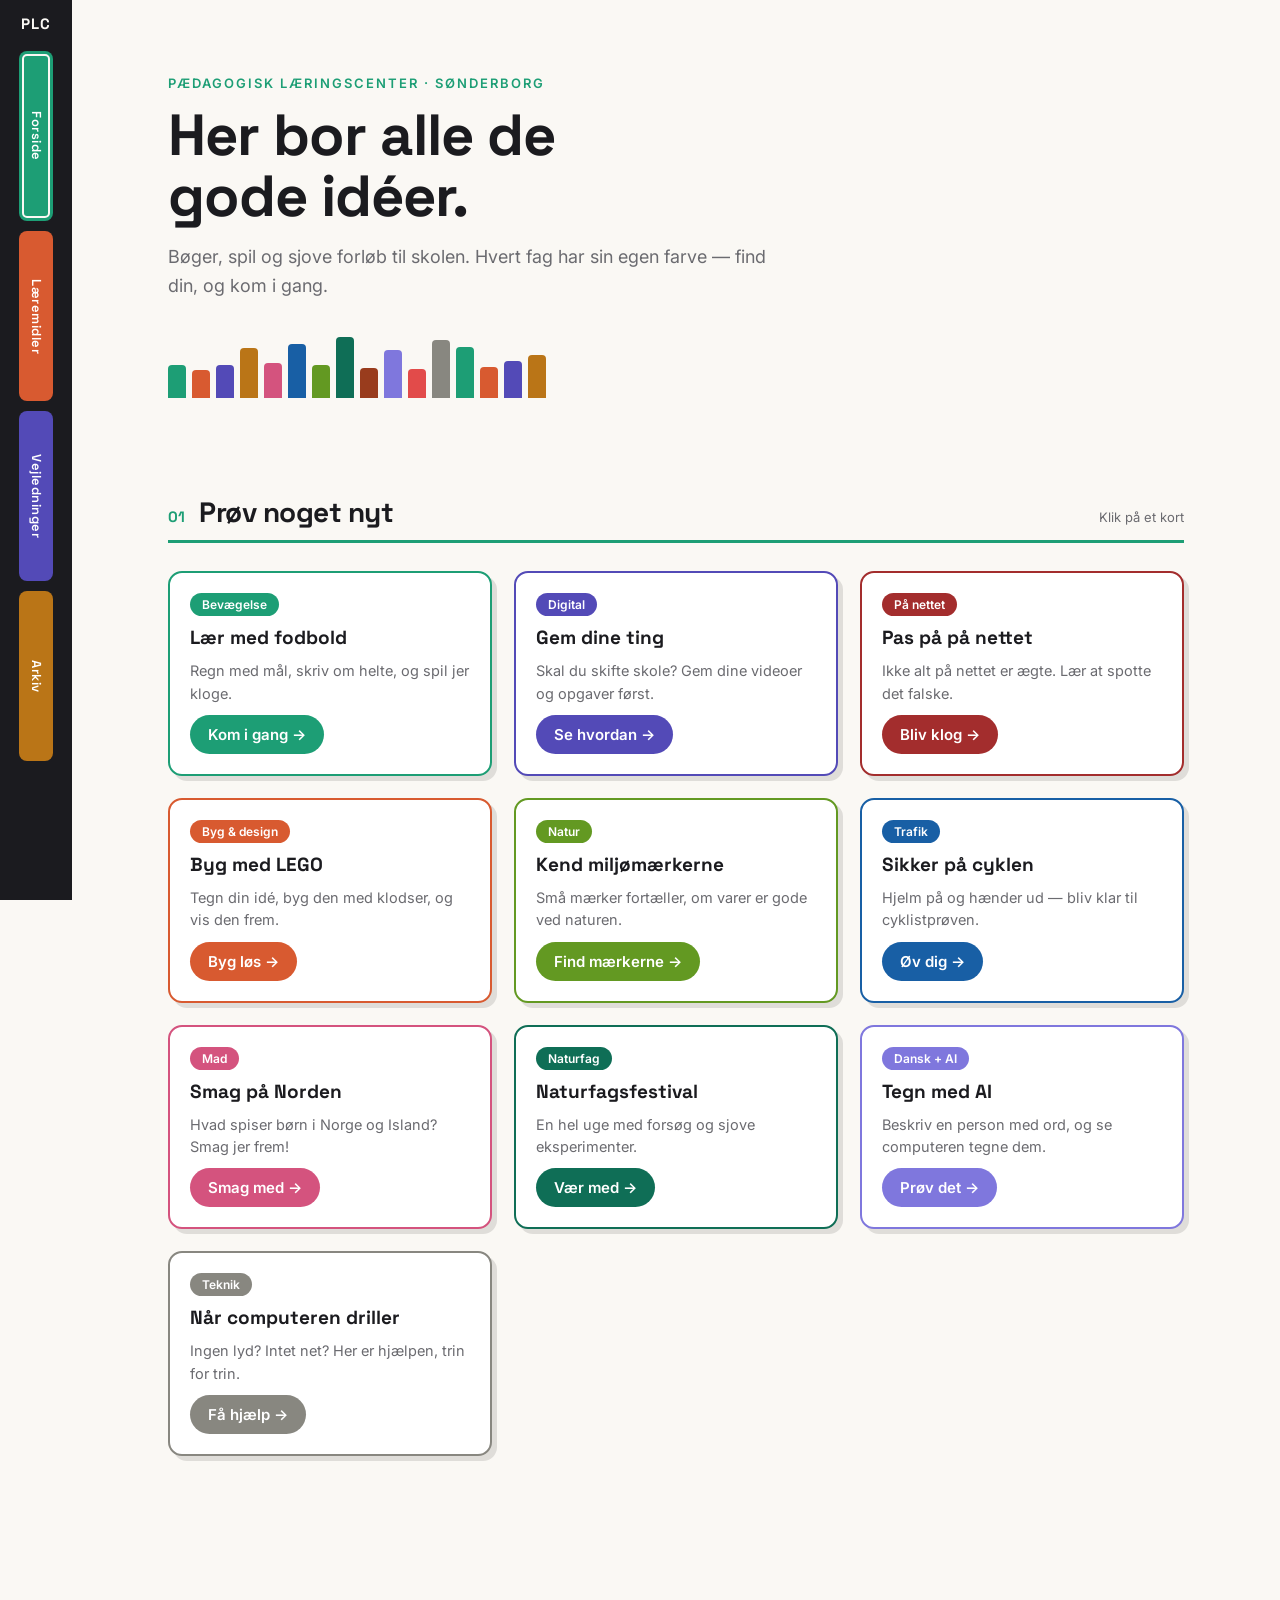
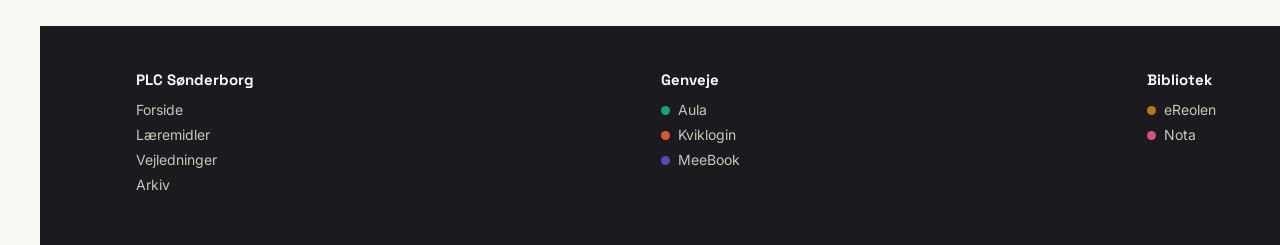
<file: index.html>
<!DOCTYPE html>
<html lang="da">
<head>
<meta charset="UTF-8">
<meta name="viewport" content="width=device-width, initial-scale=1.0">
<title>PLC Sønderborg — Pædagogisk LæringsCenter</title>
<link rel="preconnect" href="https://fonts.googleapis.com">
<link href="https://fonts.googleapis.com/css2?family=Space+Grotesk:wght@500;600;700&family=Inter:wght@400;500;600&display=swap" rel="stylesheet">
<link rel="stylesheet" href="styles.css">
<style>:root { --accent: #1D9E75; --accent-soft: rgba(29,158,117,0.25); }</style>
</head>
<body>

<nav class="shelf" aria-label="Hovedmenu">
  <a class="logo" href="index.html">PLC</a>
  <a class="spine s-forside active" href="index.html">Forside</a>
  <a class="spine s-laeremidler" href="laeremidler.html">Læremidler</a>
  <a class="spine s-vejledninger" href="vejledninger.html">Vejledninger</a>
  <a class="spine s-arkiv" href="arkiv.html">Arkiv</a>
</nav>

<div class="wrap">

<header class="hero">
  <span class="kicker">Pædagogisk LæringsCenter · Sønderborg</span>
  <h1 class="display">Her bor alle de<br>gode idéer.</h1>
  <p class="lede">Bøger, spil og sjove forløb til skolen. Hvert fag har sin egen farve — find din, og kom i gang.</p>
  <div class="bookrow" aria-hidden="true">
    <span style="background:#1D9E75"></span><span style="background:#D85A30"></span>
    <span style="background:#534AB7"></span><span style="background:#BA7517"></span>
    <span style="background:#D4537E"></span><span style="background:#185FA5"></span>
    <span style="background:#639922"></span><span style="background:#0F6E56"></span>
    <span style="background:#993C1D"></span><span style="background:#7F77DD"></span>
    <span style="background:#E24B4A"></span><span style="background:#888780"></span>
    <span style="background:#1D9E75"></span><span style="background:#D85A30"></span>
    <span style="background:#534AB7"></span><span style="background:#BA7517"></span>
  </div>
</header>

<section class="block">
  <div class="block-head">
    <span class="num">01</span>
    <h2>Prøv noget nyt</h2>
    <span class="hint">Klik på et kort</span>
  </div>
  <div class="grid">

    <a class="card reveal" href="artikel.html?id=fodbold" style="--c:#1D9E75">
      <span class="tag">Bevægelse</span>
      <h3>Lær med fodbold</h3>
      <p>Regn med mål, skriv om helte, og spil jer kloge.</p>
      <span class="go">Kom i gang →</span>
    </a>

    <a class="card reveal" href="artikel.html?id=medier" style="--c:#534AB7">
      <span class="tag">Digital</span>
      <h3>Gem dine ting</h3>
      <p>Skal du skifte skole? Gem dine videoer og opgaver først.</p>
      <span class="go">Se hvordan →</span>
    </a>

    <a class="card reveal" href="artikel.html?id=paapas" style="--c:#A32D2D">
      <span class="tag">På nettet</span>
      <h3>Pas på på nettet</h3>
      <p>Ikke alt på nettet er ægte. Lær at spotte det falske.</p>
      <span class="go">Bliv klog →</span>
    </a>

    <a class="card reveal" href="artikel.html?id=lego" style="--c:#D85A30">
      <span class="tag">Byg & design</span>
      <h3>Byg med LEGO</h3>
      <p>Tegn din idé, byg den med klodser, og vis den frem.</p>
      <span class="go">Byg løs →</span>
    </a>

    <a class="card reveal" href="artikel.html?id=miljo" style="--c:#639922">
      <span class="tag">Natur</span>
      <h3>Kend miljømærkerne</h3>
      <p>Små mærker fortæller, om varer er gode ved naturen.</p>
      <span class="go">Find mærkerne →</span>
    </a>

    <a class="card reveal" href="artikel.html?id=cykel" style="--c:#185FA5">
      <span class="tag">Trafik</span>
      <h3>Sikker på cyklen</h3>
      <p>Hjelm på og hænder ud — bliv klar til cyklistprøven.</p>
      <span class="go">Øv dig →</span>
    </a>

    <a class="card reveal" href="artikel.html?id=mad" style="--c:#D4537E">
      <span class="tag">Mad</span>
      <h3>Smag på Norden</h3>
      <p>Hvad spiser børn i Norge og Island? Smag jer frem!</p>
      <span class="go">Smag med →</span>
    </a>

    <a class="card reveal" href="artikel.html?id=festival" style="--c:#0F6E56">
      <span class="tag">Naturfag</span>
      <h3>Naturfagsfestival</h3>
      <p>En hel uge med forsøg og sjove eksperimenter.</p>
      <span class="go">Vær med →</span>
    </a>

    <a class="card reveal" href="artikel.html?id=ai" style="--c:#7F77DD">
      <span class="tag">Dansk + AI</span>
      <h3>Tegn med AI</h3>
      <p>Beskriv en person med ord, og se computeren tegne dem.</p>
      <span class="go">Prøv det →</span>
    </a>

    <a class="card reveal" href="artikel.html?id=eksamen" style="--c:#888780">
      <span class="tag">Teknik</span>
      <h3>Når computeren driller</h3>
      <p>Ingen lyd? Intet net? Her er hjælpen, trin for trin.</p>
      <span class="go">Få hjælp →</span>
    </a>

  </div>
</section>

</div>

<footer>
  <div class="cols">
    <div>
      <h4>PLC Sønderborg</h4>
      <a href="index.html">Forside</a>
      <a href="laeremidler.html">Læremidler</a>
      <a href="vejledninger.html">Vejledninger</a>
      <a href="arkiv.html">Arkiv</a>
    </div>
    <div>
      <h4>Genveje</h4>
      <a href="https://www.aula.dk"><span class="dot" style="background:#1D9E75"></span>Aula</a>
      <a href="https://kviklogin.dk"><span class="dot" style="background:#D85A30"></span>Kviklogin</a>
      <a href="https://app.meebook.com"><span class="dot" style="background:#534AB7"></span>MeeBook</a>
    </div>
    <div>
      <h4>Bibliotek</h4>
      <a href="https://ereolen.dk"><span class="dot" style="background:#BA7517"></span>eReolen</a>
      <a href="https://nota.dk"><span class="dot" style="background:#D4537E"></span>Nota</a>
    </div>
  </div>
</footer>

<script src="app.js"></script>
</body>
</html>
</file>
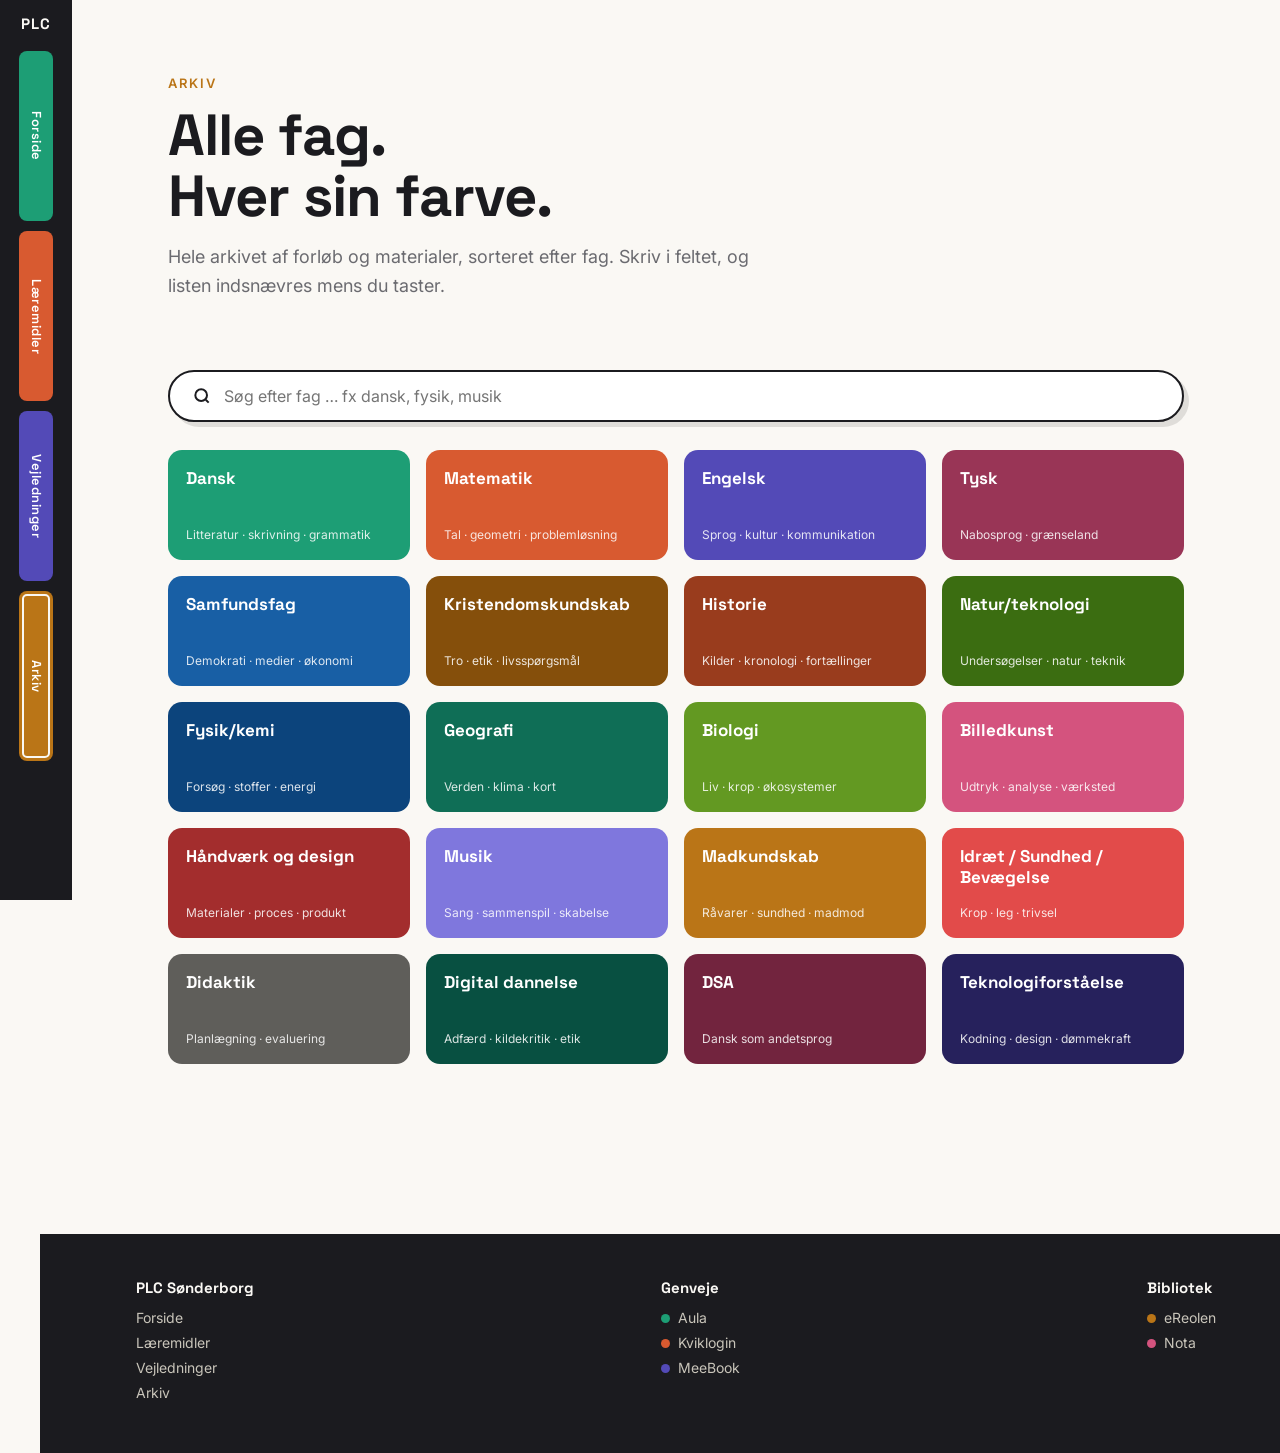
<file: arkiv.html>
<!DOCTYPE html>
<html lang="da">
<head>
<meta charset="UTF-8">
<meta name="viewport" content="width=device-width, initial-scale=1.0">
<title>Arkiv — PLC Sønderborg</title>
<link rel="preconnect" href="https://fonts.googleapis.com">
<link href="https://fonts.googleapis.com/css2?family=Space+Grotesk:wght@500;600;700&family=Inter:wght@400;500;600&display=swap" rel="stylesheet">
<link rel="stylesheet" href="styles.css">
<style>:root { --accent: #BA7517; --accent-soft: rgba(186,117,23,0.25); }</style>
</head>
<body>

<nav class="shelf" aria-label="Hovedmenu">
  <a class="logo" href="index.html">PLC</a>
  <a class="spine s-forside" href="index.html">Forside</a>
  <a class="spine s-laeremidler" href="laeremidler.html">Læremidler</a>
  <a class="spine s-vejledninger" href="vejledninger.html">Vejledninger</a>
  <a class="spine s-arkiv active" href="arkiv.html">Arkiv</a>
</nav>

<div class="wrap">

<header class="hero">
  <span class="kicker">Arkiv</span>
  <h1 class="display">Alle fag.<br>Hver sin farve.</h1>
  <p class="lede">Hele arkivet af forløb og materialer, sorteret efter fag. Skriv i feltet, og listen indsnævres mens du taster.</p>
</header>

<div class="search">
  <svg width="20" height="20" viewBox="0 0 24 24" fill="none" stroke="currentColor" stroke-width="2.4" aria-hidden="true"><circle cx="11" cy="11" r="7"/><path d="m20 20-3.5-3.5"/></svg>
  <input id="fag-search" type="text" placeholder="Søg efter fag … fx dansk, fysik, musik" aria-label="Søg efter fag">
</div>

<div class="fag-grid">
  <a class="fag reveal" href="#" style="--c:#1D9E75"><b>Dansk</b><small>Litteratur · skrivning · grammatik</small></a>
  <a class="fag reveal" href="#" style="--c:#D85A30"><b>Matematik</b><small>Tal · geometri · problemløsning</small></a>
  <a class="fag reveal" href="#" style="--c:#534AB7"><b>Engelsk</b><small>Sprog · kultur · kommunikation</small></a>
  <a class="fag reveal" href="#" style="--c:#993556"><b>Tysk</b><small>Nabosprog · grænseland</small></a>
  <a class="fag reveal" href="#" style="--c:#185FA5"><b>Samfundsfag</b><small>Demokrati · medier · økonomi</small></a>
  <a class="fag reveal" href="#" style="--c:#854F0B"><b>Kristendomskundskab</b><small>Tro · etik · livsspørgsmål</small></a>
  <a class="fag reveal" href="#" style="--c:#993C1D"><b>Historie</b><small>Kilder · kronologi · fortællinger</small></a>
  <a class="fag reveal" href="#" style="--c:#3B6D11"><b>Natur/teknologi</b><small>Undersøgelser · natur · teknik</small></a>
  <a class="fag reveal" href="#" style="--c:#0C447C"><b>Fysik/kemi</b><small>Forsøg · stoffer · energi</small></a>
  <a class="fag reveal" href="#" style="--c:#0F6E56"><b>Geografi</b><small>Verden · klima · kort</small></a>
  <a class="fag reveal" href="#" style="--c:#639922"><b>Biologi</b><small>Liv · krop · økosystemer</small></a>
  <a class="fag reveal" href="#" style="--c:#D4537E"><b>Billedkunst</b><small>Udtryk · analyse · værksted</small></a>
  <a class="fag reveal" href="#" style="--c:#A32D2D"><b>Håndværk og design</b><small>Materialer · proces · produkt</small></a>
  <a class="fag reveal" href="#" style="--c:#7F77DD"><b>Musik</b><small>Sang · sammenspil · skabelse</small></a>
  <a class="fag reveal" href="#" style="--c:#BA7517"><b>Madkundskab</b><small>Råvarer · sundhed · madmod</small></a>
  <a class="fag reveal" href="#" style="--c:#E24B4A"><b>Idræt / Sundhed / Bevægelse</b><small>Krop · leg · trivsel</small></a>
  <a class="fag reveal" href="#" style="--c:#5F5E5A"><b>Didaktik</b><small>Planlægning · evaluering</small></a>
  <a class="fag reveal" href="#" style="--c:#085041"><b>Digital dannelse</b><small>Adfærd · kildekritik · etik</small></a>
  <a class="fag reveal" href="#" style="--c:#72243E"><b>DSA</b><small>Dansk som andetsprog</small></a>
  <a class="fag reveal" href="#" style="--c:#26215C"><b>Teknologiforståelse</b><small>Kodning · design · dømmekraft</small></a>
</div>

</div>

<footer>
  <div class="cols">
    <div>
      <h4>PLC Sønderborg</h4>
      <a href="index.html">Forside</a>
      <a href="laeremidler.html">Læremidler</a>
      <a href="vejledninger.html">Vejledninger</a>
      <a href="arkiv.html">Arkiv</a>
    </div>
    <div>
      <h4>Genveje</h4>
      <a href="https://www.aula.dk"><span class="dot" style="background:#1D9E75"></span>Aula</a>
      <a href="https://kviklogin.dk"><span class="dot" style="background:#D85A30"></span>Kviklogin</a>
      <a href="https://app.meebook.com"><span class="dot" style="background:#534AB7"></span>MeeBook</a>
    </div>
    <div>
      <h4>Bibliotek</h4>
      <a href="https://ereolen.dk"><span class="dot" style="background:#BA7517"></span>eReolen</a>
      <a href="https://nota.dk"><span class="dot" style="background:#D4537E"></span>Nota</a>
    </div>
  </div>
</footer>

<script src="app.js"></script>
</body>
</html>
</file>
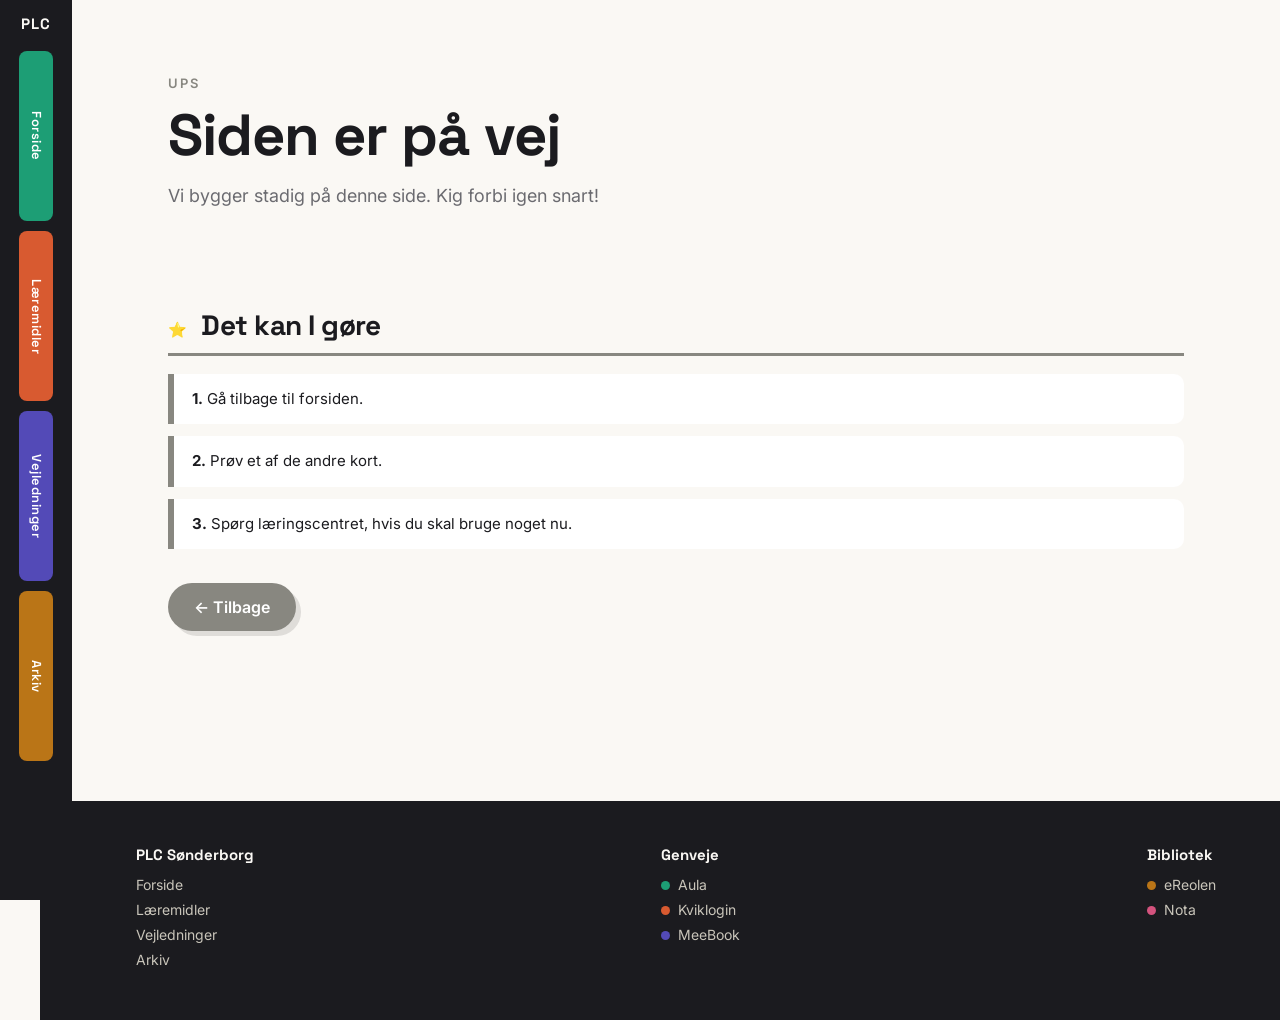
<file: artikel.html>
<!DOCTYPE html>
<html lang="da">
<head>
<meta charset="UTF-8">
<meta name="viewport" content="width=device-width, initial-scale=1.0">
<title>PLC Sønderborg</title>
<link rel="preconnect" href="https://fonts.googleapis.com">
<link href="https://fonts.googleapis.com/css2?family=Space+Grotesk:wght@500;600;700&family=Inter:wght@400;500;600&display=swap" rel="stylesheet">
<link rel="stylesheet" href="styles.css">
<style>:root { --accent: #1D9E75; --accent-soft: rgba(29,158,117,0.25); }</style>
</head>
<body>

<nav class="shelf" aria-label="Hovedmenu">
  <a class="logo" href="index.html">PLC</a>
  <a class="spine s-forside" href="index.html">Forside</a>
  <a class="spine s-laeremidler" href="laeremidler.html">Læremidler</a>
  <a class="spine s-vejledninger" href="vejledninger.html">Vejledninger</a>
  <a class="spine s-arkiv" href="arkiv.html">Arkiv</a>
</nav>

<div class="wrap">

<header class="hero">
  <span class="kicker" id="a-tag">Artikel</span>
  <h1 class="display" id="a-title">Indlæser …</h1>
  <p class="lede" id="a-intro"></p>
</header>

<section class="block">
  <div class="block-head">
    <span class="num">⭐</span>
    <h2 id="a-sub">Det kan I gøre</h2>
  </div>
  <ul class="steps" id="a-steps"></ul>
  <p style="margin-top:34px;">
    <a href="#" id="a-back" class="bigbtn">← Tilbage</a>
  </p>
</section>

</div>

<footer>
  <div class="cols">
    <div>
      <h4>PLC Sønderborg</h4>
      <a href="index.html">Forside</a>
      <a href="laeremidler.html">Læremidler</a>
      <a href="vejledninger.html">Vejledninger</a>
      <a href="arkiv.html">Arkiv</a>
    </div>
    <div>
      <h4>Genveje</h4>
      <a href="https://www.aula.dk"><span class="dot" style="background:#1D9E75"></span>Aula</a>
      <a href="https://kviklogin.dk"><span class="dot" style="background:#D85A30"></span>Kviklogin</a>
      <a href="https://app.meebook.com"><span class="dot" style="background:#534AB7"></span>MeeBook</a>
    </div>
    <div>
      <h4>Bibliotek</h4>
      <a href="https://ereolen.dk"><span class="dot" style="background:#BA7517"></span>eReolen</a>
      <a href="https://nota.dk"><span class="dot" style="background:#D4537E"></span>Nota</a>
    </div>
  </div>
</footer>

<script>
var DATA = {
  fodbold: { tag: "Bevægelse", c: "#1D9E75", back: "index.html", title: "Lær med fodbold",
    intro: "Fodbold er fuld af tal, historier og holdarbejde. Brug det i timen!",
    steps: ["Tæl mål og lav regnestykker med dem.", "Skriv en historie om din yndlingsspiller.", "Lav jeres egen turnering i frikvarteret."] },
  medier: { tag: "Digital", c: "#534AB7", back: "index.html", title: "Gem dine ting",
    intro: "Skal du skifte skole? Husk at gemme dine videoer og opgaver først.",
    steps: ["Lav en liste over det, du vil gemme.", "Hent dine videoer ned fra Skoletube.", "Bed en voksen om hjælp, hvis noget driller."] },
  paapas: { tag: "På nettet", c: "#A32D2D", back: "index.html", title: "Pas på på nettet",
    intro: "Nettet er sjovt, men ikke alt er ægte. Snak om det i klassen.",
    steps: ["Spørg: hvem har lavet det her, og hvorfor?", "Fortæl en voksen, hvis noget gør dig utryg.", "Vær lige så sød på nettet som i skolegården."] },
  lego: { tag: "Byg & design", c: "#D85A30", back: "index.html", title: "Byg med LEGO",
    intro: "Først en idé, så en tegning, så bygger du. Som en rigtig designer!",
    steps: ["Tegn din idé på papir først.", "Byg den med klodser.", "Vis den til klassen og fortæl om den."] },
  miljo: { tag: "Natur", c: "#639922", back: "index.html", title: "Kend miljømærkerne",
    intro: "Små mærker på varerne fortæller, om de er gode ved naturen.",
    steps: ["Find tre mærker hjemme i køkkenet.", "Tegn dit eget miljømærke.", "Snak om: hvad gør varen god for naturen?"] },
  cykel: { tag: "Trafik", c: "#185FA5", back: "index.html", title: "Sikker på cyklen",
    intro: "Hjelm på, hænder ud, øjne op. Så er du klar til vejen.",
    steps: ["Tjek din cykel: lys, bremser, ringeklokke.", "Øv håndtegn i skolegården.", "Tag cyklistprøven med din klasse."] },
  mad: { tag: "Mad", c: "#D4537E", back: "index.html", title: "Smag på Norden",
    intro: "Hvad spiser børn i Norge, Sverige og Island? Smag jer frem!",
    steps: ["Vælg et nordisk land og find en ret.", "Lav retten sammen i madkundskab.", "Giv retten stjerner: hvor godt smagte den?"] },
  festival: { tag: "Naturfag", c: "#0F6E56", back: "index.html", title: "Naturfagsfestival",
    intro: "En hel uge med forsøg, opdagelser og sjove eksperimenter.",
    steps: ["Vælg et forsøg, du gerne vil vise frem.", "Øv dig, til du kan forklare det.", "Vis det til de andre klasser på festivalen."] },
  ai: { tag: "Dansk + AI", c: "#7F77DD", back: "index.html", title: "Tegn med AI",
    intro: "Beskriv en person med ord — og se computeren tegne dem!",
    steps: ["Skriv hvordan din figur ser ud.", "Lad AI tegne den, og se om den ramte.", "Snak om: hvad kunne computeren ikke forstå?"] },
  eksamen: { tag: "Teknik", c: "#888780", back: "index.html", title: "Når computeren driller",
    intro: "Ingen lyd? Intet net? Her er hjælpen, trin for trin.",
    steps: ["Prøv først: sluk og tænd igen.", "Tjek at ledninger og høretelefoner sidder fast.", "Hent en voksen, hvis det stadig driller."] },
  indskoling: { tag: "0.–3. klasse", c: "#1D9E75", back: "laeremidler.html", title: "Indskoling",
    intro: "Bøger og spil til dig, der lige er begyndt i skole.",
    steps: ["Letlæsningsbøger med store bogstaver.", "Talspil der gør matematik sjov.", "Spørg på læringscentret — vi hjælper dig!"] },
  mellemtrin: { tag: "4.–6. klasse", c: "#185FA5", back: "laeremidler.html", title: "Mellemtrin",
    intro: "Spændende romaner og forsøgskasser til de mellemste klasser.",
    steps: ["Romaner om venskab, magi og mod.", "Forsøgskasser med rigtige eksperimenter.", "Temaforløb om alt fra rummet til vikinger."] },
  udskoling: { tag: "7.–9. klasse", c: "#534AB7", back: "laeremidler.html", title: "Udskoling",
    intro: "Materialer til de store — også når prøverne nærmer sig.",
    steps: ["Bøger der tager dig alvorligt.", "Hjælp til prøver og fremlæggelser.", "Forløb om identitet og samfund."] },
  klasse10: { tag: "10. klasse", c: "#993556", back: "laeremidler.html", title: "10. klasse",
    intro: "Det ekstra år: bliv klogere på dig selv og din fremtid.",
    steps: ["Brobygning: prøv en uddannelse af.", "Materialer der gør dig klar til næste skridt.", "Snak med os om, hvad du drømmer om."] },
  valgfag: { tag: "Valgfag", c: "#BA7517", back: "laeremidler.html", title: "Valgfag",
    intro: "Mad, musik, billeder og håndværk — vælg det, du brænder for.",
    steps: ["Madkundskab: lav mad der smager godt.", "Musik og billedkunst: skab noget selv.", "Håndværk og design: byg med dine hænder."] },
  klassesaet: { tag: "Booking", c: "#D85A30", back: "laeremidler.html", title: "Klassesæt",
    intro: "Hele klassen kan læse den samme bog — vi har sættene klar.",
    steps: ["Læreren booker sættet hos os.", "Bøgerne kommer ud til jeres klasse.", "Husk at aflevere dem pænt tilbage."] },
  vidensby: { tag: "Eksternt", c: "#0F6E56", back: "laeremidler.html", title: "Vidensby",
    intro: "Besøg virksomheder og steder i Sønderborg og lær på en ny måde.",
    steps: ["Klassen vælger et besøg sammen.", "I tager ud og oplever det i virkeligheden.", "Bagefter fortæller I, hvad I lærte."] },
  ultrabit: { tag: "Teknologi", c: "#7F77DD", back: "laeremidler.html", title: "Ultra:bit",
    intro: "En lille computer, du selv kan kode. Lyset blinker, når DU siger til!",
    steps: ["Lån et micro:bit-sæt gennem skolen.", "Kod den til at vise dit navn.", "Byg noget vildt: et spil, en robot, en alarm."] },
  skolebordet: { tag: "Grundsystem", c: "#534AB7", back: "vejledninger.html", title: "Skolebordet",
    intro: "Din indgang til alle skolens programmer — ét login, så er du i gang.",
    steps: ["Log ind med dit Uni-login.", "Find dine apps på forsiden.", "Spørg din lærer, hvis du mangler en app."] },
  meebook: { tag: "Planer", c: "#185FA5", back: "vejledninger.html", title: "MeeBook",
    intro: "Her ser du, hvad I skal lave i timerne — og afleverer dine opgaver.",
    steps: ["Tjek din ugeplan hver mandag.", "Aflever opgaver direkte i forløbet.", "Se din lærers kommentarer bagefter."] },
  skoletube: { tag: "Medier", c: "#D85A30", back: "vejledninger.html", title: "Skoletube",
    intro: "Lav film, musik og podcasts — og del dem sikkert med klassen.",
    steps: ["Vælg et værktøj, fx video eller lyd.", "Lav din produktion og gem den i din kanal.", "Del den med din lærer eller klasse."] },
  hjaelpemidler: { tag: "Hjælp", c: "#0F6E56", back: "vejledninger.html", title: "Hjælp til læsning",
    intro: "Computeren kan læse højt for dig og hjælpe dig med at stave.",
    steps: ["Tænd oplæsning, så teksten bliver læst højt.", "Brug ordforslag, når du skriver.", "Det er smart — ikke snyd!"] },
  andre: { tag: "Øvrige", c: "#888780", back: "vejledninger.html", title: "Andre værktøjer",
    intro: "Små guides til resten af værktøjskassen, samlet ét sted.",
    steps: ["Kig listen igennem.", "Følg guiden trin for trin.", "Spørg læringscentret, hvis du går i stå."] }
};

(function () {
  var params = new URLSearchParams(window.location.search);
  var id = params.get("id");
  var fag = params.get("fag");
  var e = DATA[id];
  if (!e && fag) {
    e = { tag: "Fag", c: "#1D9E75", back: "arkiv.html", title: fag,
      intro: "Her samler vi alle forløb og materialer til " + fag.toLowerCase() + ".",
      steps: ["Siden er på vej — der kommer mere snart.", "Spørg læringscentret, hvis du skal bruge noget nu.", "Kig forbi igen senere!"] };
  }
  if (!e) {
    e = { tag: "Ups", c: "#888780", back: "index.html", title: "Siden er på vej",
      intro: "Vi bygger stadig på denne side. Kig forbi igen snart!",
      steps: ["Gå tilbage til forsiden.", "Prøv et af de andre kort.", "Spørg læringscentret, hvis du skal bruge noget nu."] };
  }
  document.title = e.title + " — PLC Sønderborg";
  document.documentElement.style.setProperty("--accent", e.c);
  document.getElementById("a-tag").textContent = e.tag;
  document.getElementById("a-title").textContent = e.title;
  document.getElementById("a-intro").textContent = e.intro;
  var ul = document.getElementById("a-steps");
  e.steps.forEach(function (s, i) {
    var li = document.createElement("li");
    li.style.setProperty("--c", e.c);
    li.innerHTML = "<b>" + (i + 1) + ".</b> " + s;
    ul.appendChild(li);
  });
  var back = document.getElementById("a-back");
  back.href = e.back;
  back.style.setProperty("--c", e.c);
})();
</script>
</body>
</html>
</file>
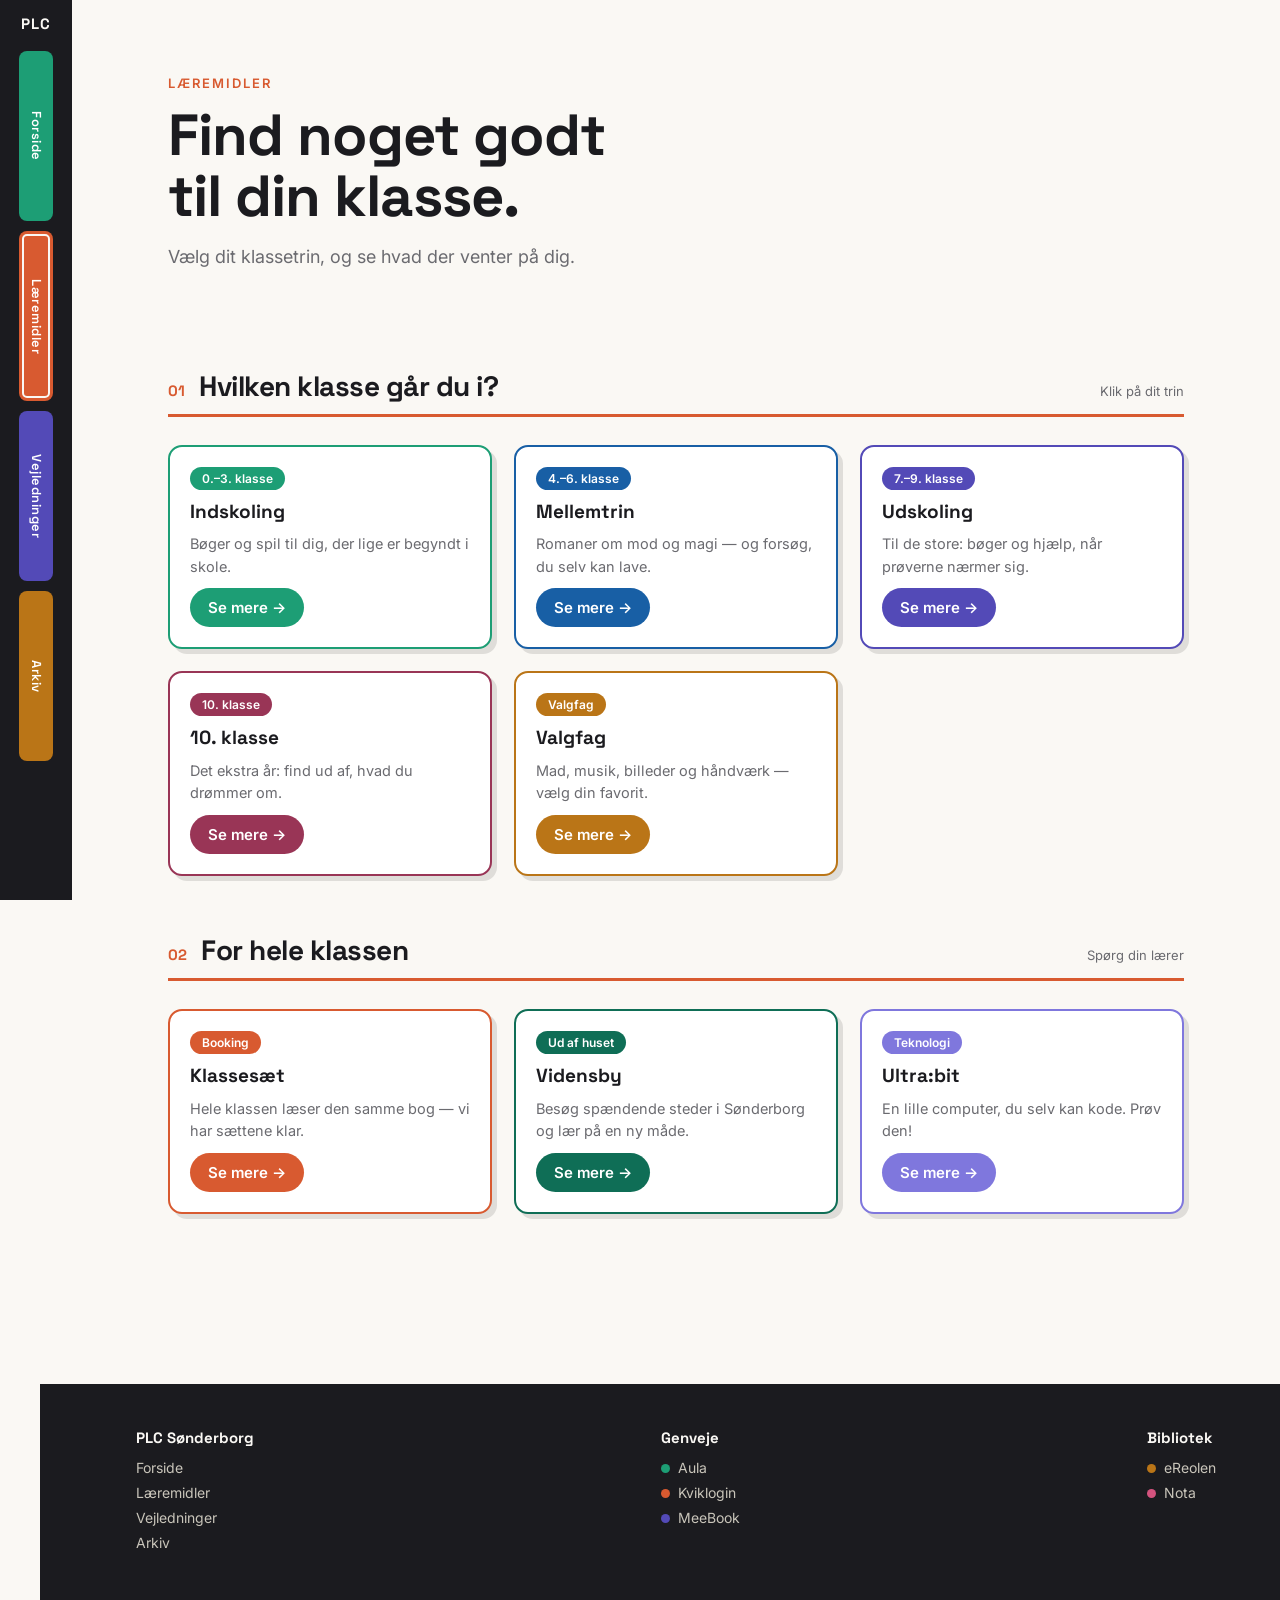
<file: laeremidler.html>
<!DOCTYPE html>
<html lang="da">
<head>
<meta charset="UTF-8">
<meta name="viewport" content="width=device-width, initial-scale=1.0">
<title>Læremidler — PLC Sønderborg</title>
<link rel="preconnect" href="https://fonts.googleapis.com">
<link href="https://fonts.googleapis.com/css2?family=Space+Grotesk:wght@500;600;700&family=Inter:wght@400;500;600&display=swap" rel="stylesheet">
<link rel="stylesheet" href="styles.css">
<style>:root { --accent: #D85A30; --accent-soft: rgba(216,90,48,0.25); }</style>
</head>
<body>

<nav class="shelf" aria-label="Hovedmenu">
  <a class="logo" href="index.html">PLC</a>
  <a class="spine s-forside" href="index.html">Forside</a>
  <a class="spine s-laeremidler active" href="laeremidler.html">Læremidler</a>
  <a class="spine s-vejledninger" href="vejledninger.html">Vejledninger</a>
  <a class="spine s-arkiv" href="arkiv.html">Arkiv</a>
</nav>

<div class="wrap">

<header class="hero">
  <span class="kicker">Læremidler</span>
  <h1 class="display">Find noget godt<br>til din klasse.</h1>
  <p class="lede">Vælg dit klassetrin, og se hvad der venter på dig.</p>
</header>

<section class="block">
  <div class="block-head">
    <span class="num">01</span>
    <h2>Hvilken klasse går du i?</h2>
    <span class="hint">Klik på dit trin</span>
  </div>
  <div class="grid">
    <a class="card reveal" href="artikel.html?id=indskoling" style="--c:#1D9E75">
      <span class="tag">0.–3. klasse</span>
      <h3>Indskoling</h3>
      <p>Bøger og spil til dig, der lige er begyndt i skole.</p>
      <span class="go">Se mere →</span>
    </a>
    <a class="card reveal" href="artikel.html?id=mellemtrin" style="--c:#185FA5">
      <span class="tag">4.–6. klasse</span>
      <h3>Mellemtrin</h3>
      <p>Romaner om mod og magi — og forsøg, du selv kan lave.</p>
      <span class="go">Se mere →</span>
    </a>
    <a class="card reveal" href="artikel.html?id=udskoling" style="--c:#534AB7">
      <span class="tag">7.–9. klasse</span>
      <h3>Udskoling</h3>
      <p>Til de store: bøger og hjælp, når prøverne nærmer sig.</p>
      <span class="go">Se mere →</span>
    </a>
    <a class="card reveal" href="artikel.html?id=klasse10" style="--c:#993556">
      <span class="tag">10. klasse</span>
      <h3>10. klasse</h3>
      <p>Det ekstra år: find ud af, hvad du drømmer om.</p>
      <span class="go">Se mere →</span>
    </a>
    <a class="card reveal" href="artikel.html?id=valgfag" style="--c:#BA7517">
      <span class="tag">Valgfag</span>
      <h3>Valgfag</h3>
      <p>Mad, musik, billeder og håndværk — vælg din favorit.</p>
      <span class="go">Se mere →</span>
    </a>
  </div>
</section>

<section class="block">
  <div class="block-head">
    <span class="num">02</span>
    <h2>For hele klassen</h2>
    <span class="hint">Spørg din lærer</span>
  </div>
  <div class="grid">
    <a class="card reveal" href="artikel.html?id=klassesaet" style="--c:#D85A30">
      <span class="tag">Booking</span>
      <h3>Klassesæt</h3>
      <p>Hele klassen læser den samme bog — vi har sættene klar.</p>
      <span class="go">Se mere →</span>
    </a>
    <a class="card reveal" href="artikel.html?id=vidensby" style="--c:#0F6E56">
      <span class="tag">Ud af huset</span>
      <h3>Vidensby</h3>
      <p>Besøg spændende steder i Sønderborg og lær på en ny måde.</p>
      <span class="go">Se mere →</span>
    </a>
    <a class="card reveal" href="artikel.html?id=ultrabit" style="--c:#7F77DD">
      <span class="tag">Teknologi</span>
      <h3>Ultra:bit</h3>
      <p>En lille computer, du selv kan kode. Prøv den!</p>
      <span class="go">Se mere →</span>
    </a>
  </div>
</section>

</div>

<footer>
  <div class="cols">
    <div>
      <h4>PLC Sønderborg</h4>
      <a href="index.html">Forside</a>
      <a href="laeremidler.html">Læremidler</a>
      <a href="vejledninger.html">Vejledninger</a>
      <a href="arkiv.html">Arkiv</a>
    </div>
    <div>
      <h4>Genveje</h4>
      <a href="https://www.aula.dk"><span class="dot" style="background:#1D9E75"></span>Aula</a>
      <a href="https://kviklogin.dk"><span class="dot" style="background:#D85A30"></span>Kviklogin</a>
      <a href="https://app.meebook.com"><span class="dot" style="background:#534AB7"></span>MeeBook</a>
    </div>
    <div>
      <h4>Bibliotek</h4>
      <a href="https://ereolen.dk"><span class="dot" style="background:#BA7517"></span>eReolen</a>
      <a href="https://nota.dk"><span class="dot" style="background:#D4537E"></span>Nota</a>
    </div>
  </div>
</footer>

<script src="app.js"></script>
</body>
</html>
</file>
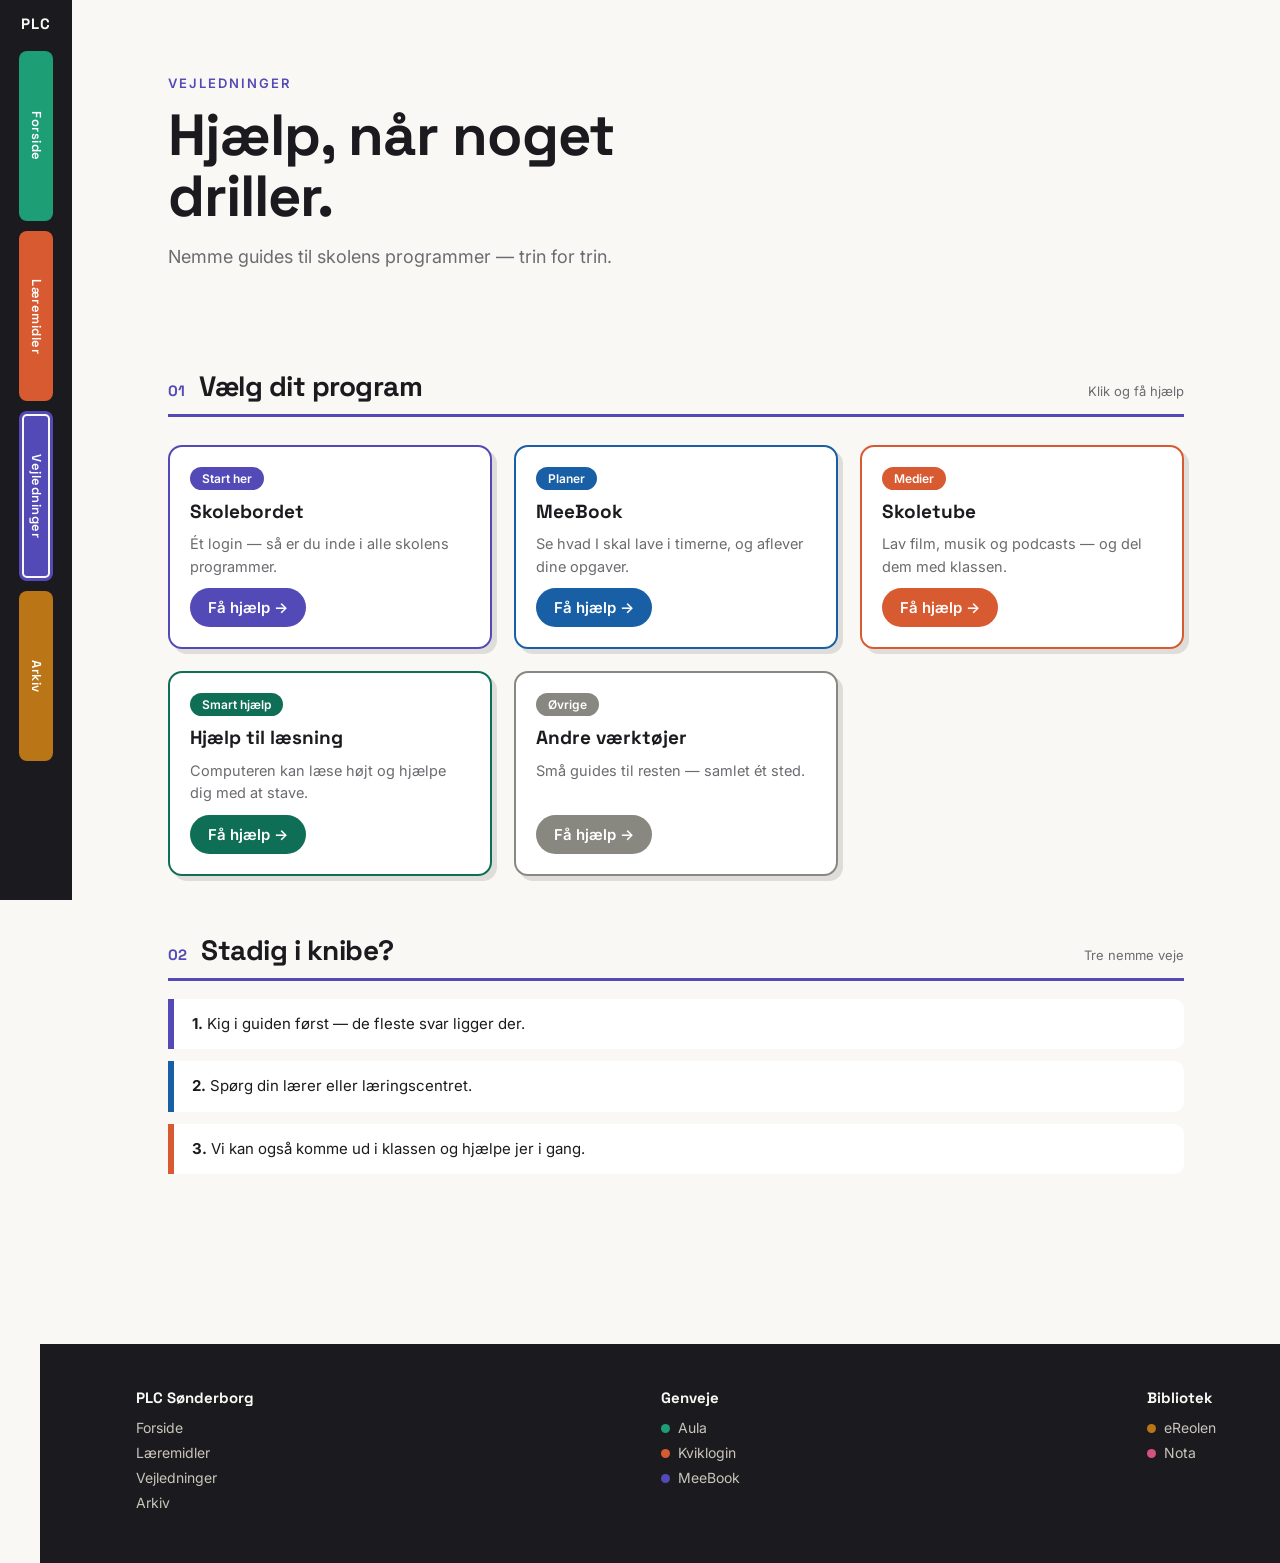
<file: vejledninger.html>
<!DOCTYPE html>
<html lang="da">
<head>
<meta charset="UTF-8">
<meta name="viewport" content="width=device-width, initial-scale=1.0">
<title>Vejledninger — PLC Sønderborg</title>
<link rel="preconnect" href="https://fonts.googleapis.com">
<link href="https://fonts.googleapis.com/css2?family=Space+Grotesk:wght@500;600;700&family=Inter:wght@400;500;600&display=swap" rel="stylesheet">
<link rel="stylesheet" href="styles.css">
<style>:root { --accent: #534AB7; --accent-soft: rgba(83,74,183,0.25); }</style>
</head>
<body>

<nav class="shelf" aria-label="Hovedmenu">
  <a class="logo" href="index.html">PLC</a>
  <a class="spine s-forside" href="index.html">Forside</a>
  <a class="spine s-laeremidler" href="laeremidler.html">Læremidler</a>
  <a class="spine s-vejledninger active" href="vejledninger.html">Vejledninger</a>
  <a class="spine s-arkiv" href="arkiv.html">Arkiv</a>
</nav>

<div class="wrap">

<header class="hero">
  <span class="kicker">Vejledninger</span>
  <h1 class="display">Hjælp, når noget<br>driller.</h1>
  <p class="lede">Nemme guides til skolens programmer — trin for trin.</p>
</header>

<section class="block">
  <div class="block-head">
    <span class="num">01</span>
    <h2>Vælg dit program</h2>
    <span class="hint">Klik og få hjælp</span>
  </div>
  <div class="grid">
    <a class="card reveal" href="artikel.html?id=skolebordet" style="--c:#534AB7">
      <span class="tag">Start her</span>
      <h3>Skolebordet</h3>
      <p>Ét login — så er du inde i alle skolens programmer.</p>
      <span class="go">Få hjælp →</span>
    </a>
    <a class="card reveal" href="artikel.html?id=meebook" style="--c:#185FA5">
      <span class="tag">Planer</span>
      <h3>MeeBook</h3>
      <p>Se hvad I skal lave i timerne, og aflever dine opgaver.</p>
      <span class="go">Få hjælp →</span>
    </a>
    <a class="card reveal" href="artikel.html?id=skoletube" style="--c:#D85A30">
      <span class="tag">Medier</span>
      <h3>Skoletube</h3>
      <p>Lav film, musik og podcasts — og del dem med klassen.</p>
      <span class="go">Få hjælp →</span>
    </a>
    <a class="card reveal" href="artikel.html?id=hjaelpemidler" style="--c:#0F6E56">
      <span class="tag">Smart hjælp</span>
      <h3>Hjælp til læsning</h3>
      <p>Computeren kan læse højt og hjælpe dig med at stave.</p>
      <span class="go">Få hjælp →</span>
    </a>
    <a class="card reveal" href="artikel.html?id=andre" style="--c:#888780">
      <span class="tag">Øvrige</span>
      <h3>Andre værktøjer</h3>
      <p>Små guides til resten — samlet ét sted.</p>
      <span class="go">Få hjælp →</span>
    </a>
  </div>
</section>

<section class="block">
  <div class="block-head">
    <span class="num">02</span>
    <h2>Stadig i knibe?</h2>
    <span class="hint">Tre nemme veje</span>
  </div>
  <ul class="steps">
    <li class="reveal" style="--c:#534AB7"><b>1.</b> Kig i guiden først — de fleste svar ligger der.</li>
    <li class="reveal" style="--c:#185FA5"><b>2.</b> Spørg din lærer eller læringscentret.</li>
    <li class="reveal" style="--c:#D85A30"><b>3.</b> Vi kan også komme ud i klassen og hjælpe jer i gang.</li>
  </ul>
</section>

</div>

<footer>
  <div class="cols">
    <div>
      <h4>PLC Sønderborg</h4>
      <a href="index.html">Forside</a>
      <a href="laeremidler.html">Læremidler</a>
      <a href="vejledninger.html">Vejledninger</a>
      <a href="arkiv.html">Arkiv</a>
    </div>
    <div>
      <h4>Genveje</h4>
      <a href="https://www.aula.dk"><span class="dot" style="background:#1D9E75"></span>Aula</a>
      <a href="https://kviklogin.dk"><span class="dot" style="background:#D85A30"></span>Kviklogin</a>
      <a href="https://app.meebook.com"><span class="dot" style="background:#534AB7"></span>MeeBook</a>
    </div>
    <div>
      <h4>Bibliotek</h4>
      <a href="https://ereolen.dk"><span class="dot" style="background:#BA7517"></span>eReolen</a>
      <a href="https://nota.dk"><span class="dot" style="background:#D4537E"></span>Nota</a>
    </div>
  </div>
</footer>

<script src="app.js"></script>
</body>
</html>
</file>
<file: styles.css>
:root {
  --ink: #1B1B1F;
  --paper: #FAF8F4;
  --card: #FFFFFF;
  --muted: #6B6B70;
  --line: #E5E1D8;
  --accent: #0E9F6E;
  --radius: 14px;
  --shadow: 5px 5px 0 rgba(27, 27, 31, 0.12);
  --shadow-hover: 8px 8px 0 var(--accent-soft, rgba(14, 159, 110, 0.25));
}

* { margin: 0; padding: 0; box-sizing: border-box; }

body {
  font-family: "Inter", system-ui, sans-serif;
  background: var(--paper);
  color: var(--ink);
  padding-left: 72px;
  min-height: 100vh;
}

h1, h2, h3, .display { font-family: "Space Grotesk", sans-serif; }

/* ---------- Spine shelf nav ---------- */
.shelf {
  position: fixed; top: 0; left: 0; bottom: 0; width: 72px;
  background: var(--ink);
  display: flex; flex-direction: column; align-items: center;
  padding: 14px 0; gap: 10px; z-index: 50;
}
.shelf .logo {
  color: var(--paper); font-family: "Space Grotesk", sans-serif;
  font-weight: 700; font-size: 15px; letter-spacing: 1px;
  text-decoration: none; margin-bottom: 8px;
}
.spine {
  writing-mode: vertical-rl; text-orientation: mixed;
  flex: 1; max-height: 170px; width: 34px;
  display: flex; align-items: center; justify-content: center;
  border-radius: 8px;
  color: #fff; text-decoration: none;
  font-family: "Space Grotesk", sans-serif; font-size: 13px; font-weight: 600;
  letter-spacing: 0.5px;
  transition: transform 0.22s cubic-bezier(.34,1.56,.64,1), max-height 0.22s;
}
.spine:hover { transform: translateX(7px); }
.spine.active { outline: 2px solid var(--paper); outline-offset: -5px; }
.spine.s-forside { background: #1D9E75; }
.spine.s-laeremidler { background: #D85A30; }
.spine.s-vejledninger { background: #534AB7; }
.spine.s-arkiv { background: #BA7517; }

/* ---------- Layout ---------- */
.wrap { max-width: 1080px; margin: 0 auto; padding: 0 32px 80px; }

header.hero { padding: 72px 0 40px; }
.kicker {
  display: inline-block; font-size: 13px; font-weight: 600;
  letter-spacing: 2px; text-transform: uppercase;
  color: var(--accent); margin-bottom: 14px;
}
h1.display { font-size: clamp(34px, 5vw, 58px); line-height: 1.05; letter-spacing: -1px; }
.lede { margin-top: 16px; font-size: 18px; color: var(--muted); max-width: 56ch; line-height: 1.6; }

/* Animated shelf strip in hero */
.bookrow { display: flex; gap: 6px; margin-top: 34px; align-items: flex-end; height: 64px; }
.bookrow span {
  display: block; width: 18px; border-radius: 4px 4px 0 0;
  height: var(--h, 40px);
  transition: height 0.3s cubic-bezier(.34,1.56,.64,1);
}
.bookrow span:hover { height: 64px; }

/* ---------- Cards ---------- */
.grid { display: grid; grid-template-columns: repeat(auto-fill, minmax(250px, 1fr)); gap: 22px; margin-top: 28px; }
.card {
  background: var(--card);
  border: 2px solid var(--c, var(--ink));
  border-radius: var(--radius);
  padding: 20px;
  box-shadow: var(--shadow);
  display: flex; flex-direction: column; gap: 10px;
  text-decoration: none; color: var(--ink);
  transition: transform 0.18s ease, box-shadow 0.18s ease;
  position: relative; overflow: hidden;
}
.card:hover { transform: translate(-3px, -3px); box-shadow: 8px 8px 0 var(--c, var(--ink)); }
.card .tag {
  align-self: flex-start; font-size: 12px; font-weight: 600;
  padding: 4px 12px; border-radius: 99px;
  background: var(--c); color: #fff;
}
.card h3 { font-size: 19px; line-height: 1.25; }
.card p { font-size: 14.5px; color: var(--muted); line-height: 1.55; }
.card .go {
  margin-top: auto; align-self: flex-start;
  font-weight: 600; font-size: 15px; color: #fff;
  background: var(--c); padding: 10px 18px; border-radius: 99px;
}
.bigbtn {
  display: inline-block; font-weight: 600; font-size: 16px;
  color: #fff; background: var(--c, var(--accent));
  padding: 14px 26px; border-radius: 99px; text-decoration: none;
  box-shadow: var(--shadow);
}

/* Section headers with numbers, fagfarve bar */
section.block { margin-top: 56px; }
.block-head { display: flex; align-items: baseline; gap: 14px; border-bottom: 3px solid var(--accent); padding-bottom: 10px; }
.block-head .num { font-family: "Space Grotesk", sans-serif; font-size: 15px; font-weight: 700; color: var(--accent); }
.block-head h2 { font-size: 28px; letter-spacing: -0.5px; }
.block-head .hint { margin-left: auto; font-size: 13px; color: var(--muted); }

/* ---------- Archive search ---------- */
.search {
  margin-top: 30px; display: flex; align-items: center; gap: 12px;
  background: var(--card); border: 2px solid var(--ink); border-radius: 99px;
  padding: 14px 22px; box-shadow: var(--shadow);
}
.search input {
  border: none; outline: none; flex: 1; font-size: 16px;
  font-family: inherit; background: transparent; color: var(--ink);
}
.fag-grid { display: grid; grid-template-columns: repeat(auto-fill, minmax(195px, 1fr)); gap: 16px; margin-top: 28px; }
.fag {
  border-radius: var(--radius); padding: 18px;
  background: var(--c); color: #fff;
  text-decoration: none; min-height: 110px;
  display: flex; flex-direction: column; justify-content: space-between;
  transition: transform 0.18s cubic-bezier(.34,1.56,.64,1);
}
.fag:hover { transform: translateY(-5px) rotate(-1deg); }
.fag b { font-family: "Space Grotesk", sans-serif; font-size: 17px; line-height: 1.2; }
.fag small { font-size: 12px; opacity: 0.85; }
.fag.hidden { display: none; }

/* ---------- Lists on guide pages ---------- */
.steps { margin-top: 18px; display: flex; flex-direction: column; gap: 12px; }
.steps li {
  list-style: none; background: var(--card); border-left: 6px solid var(--c, var(--accent));
  padding: 14px 18px; border-radius: 0 10px 10px 0; font-size: 15px; line-height: 1.5;
}

/* ---------- Footer ---------- */
footer {
  margin-top: 90px; background: var(--ink); color: var(--paper);
  padding: 44px 32px; margin-left: -32px; margin-right: -32px;
}
footer .cols { max-width: 1080px; margin: 0 auto; display: flex; flex-wrap: wrap; gap: 40px; justify-content: space-between; }
footer h4 { font-family: "Space Grotesk", sans-serif; margin-bottom: 12px; font-size: 15px; }
footer a { display: block; color: #C9C5BA; text-decoration: none; font-size: 14px; margin-bottom: 8px; }
footer a:hover { color: #fff; }
footer .dot { display: inline-block; width: 9px; height: 9px; border-radius: 50%; margin-right: 8px; }

.reveal { opacity: 0; transform: translateY(18px); transition: opacity 0.5s ease, transform 0.5s ease; }
.reveal.in { opacity: 1; transform: none; }

@media (max-width: 640px) {
  body { padding-left: 0; padding-bottom: 64px; }
  .shelf { top: auto; bottom: 0; width: 100%; height: 64px; flex-direction: row; padding: 0 10px; }
  .shelf .logo { margin: 0 8px 0 0; }
  .spine { writing-mode: horizontal-tb; max-height: none; height: 40px; flex: 1; }
  .spine:hover { transform: translateY(-5px); }
}
</file>
